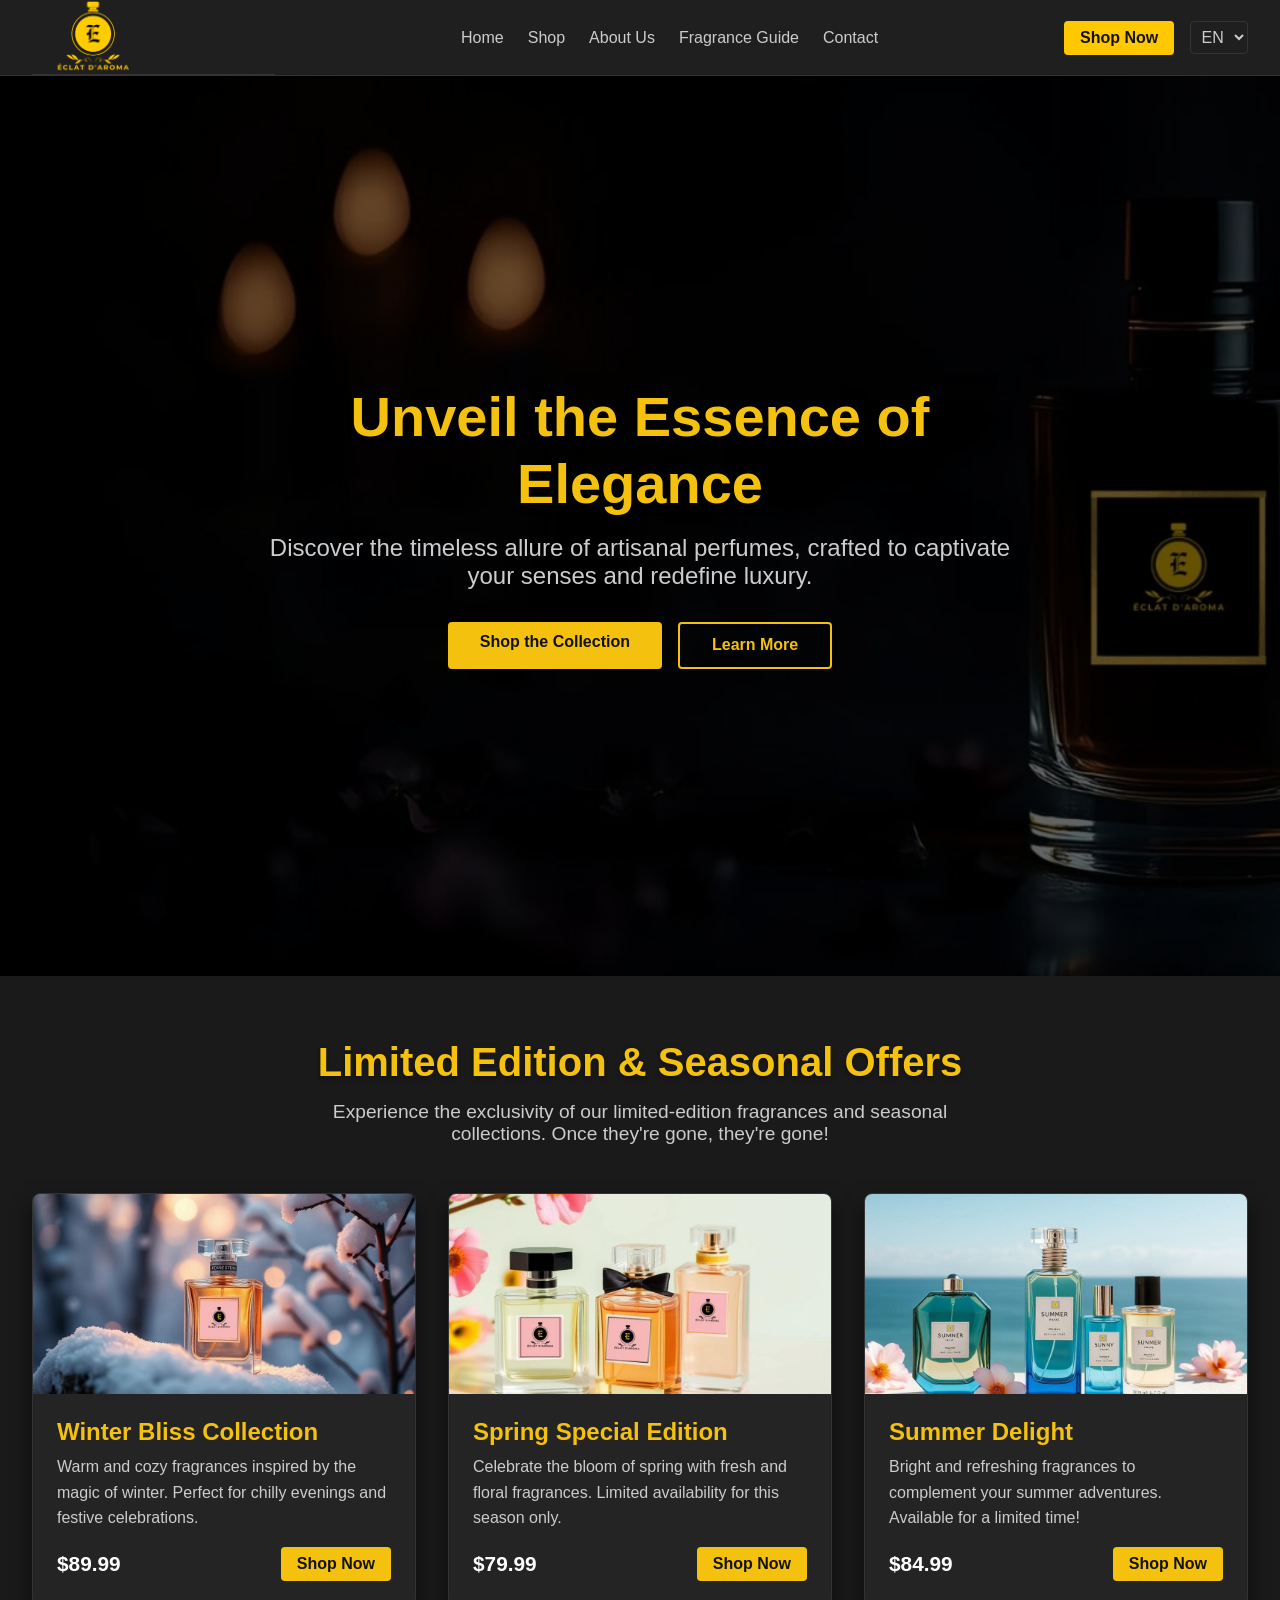
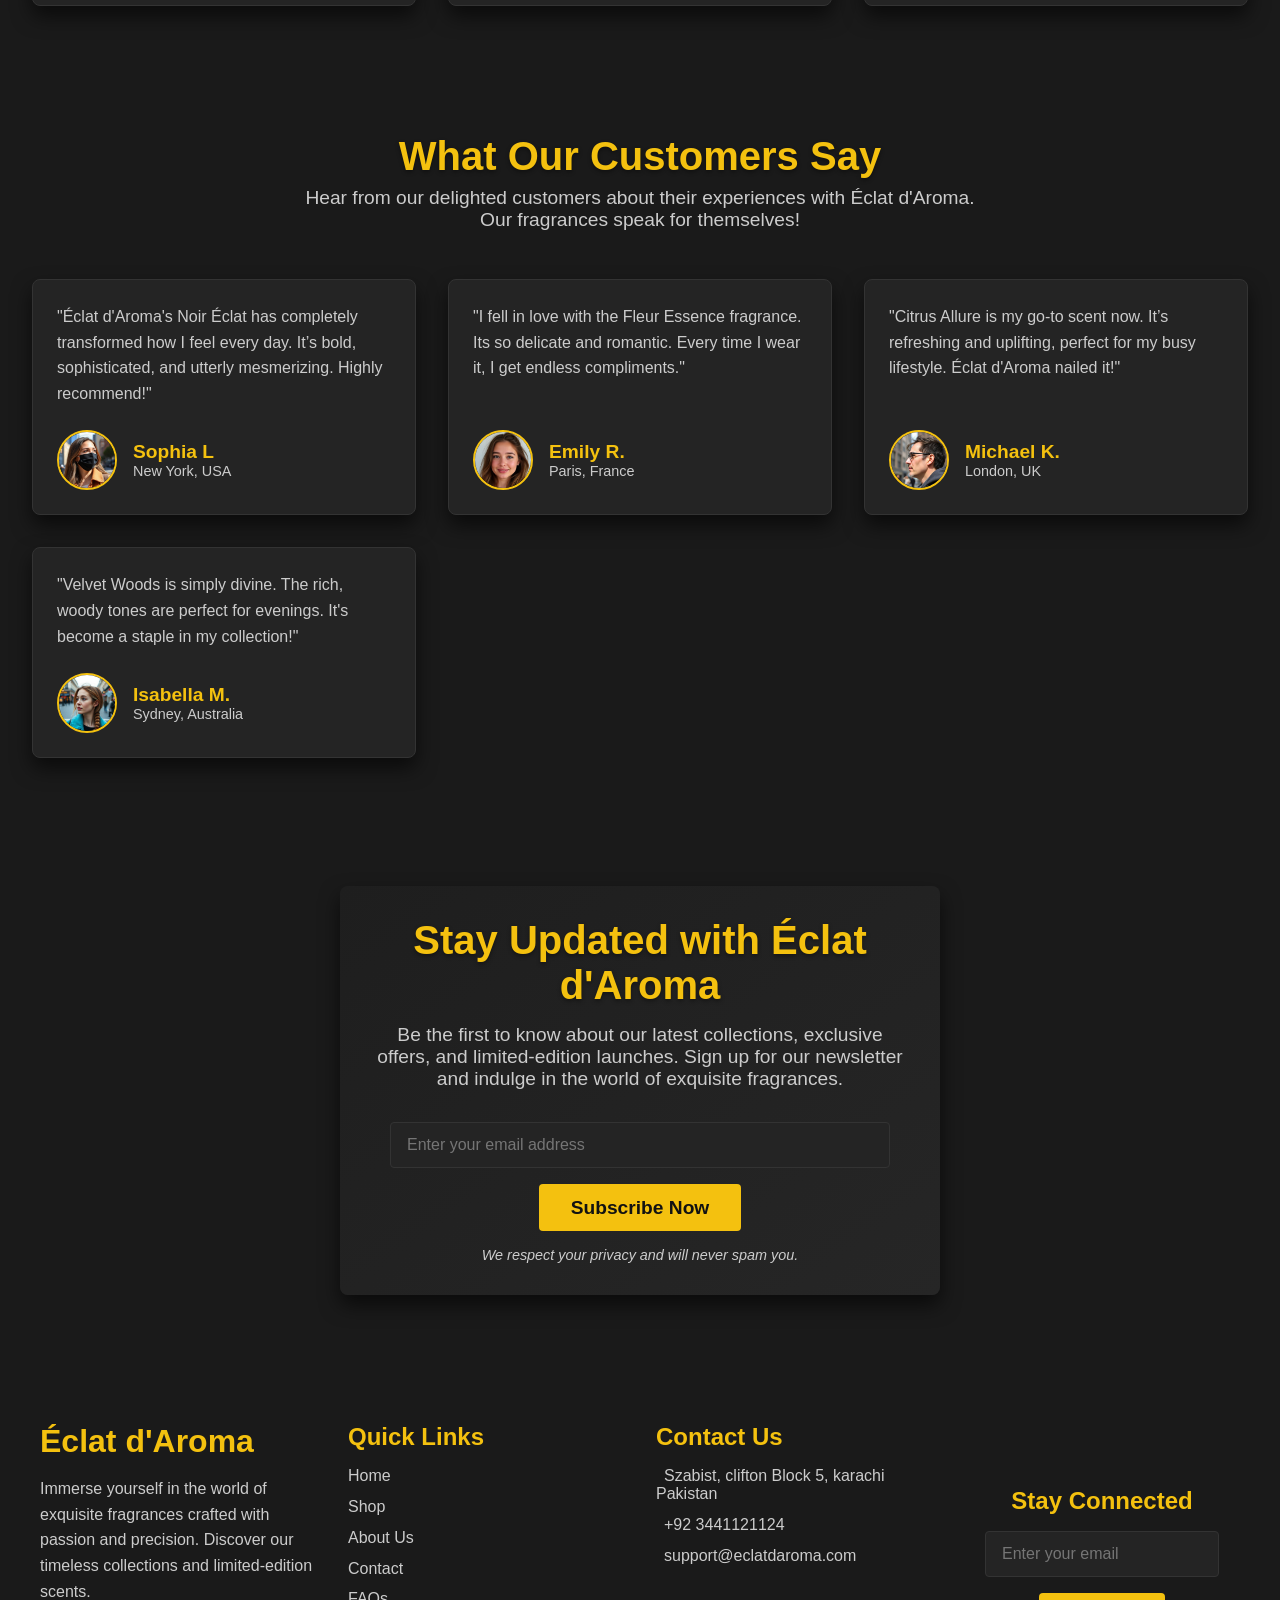
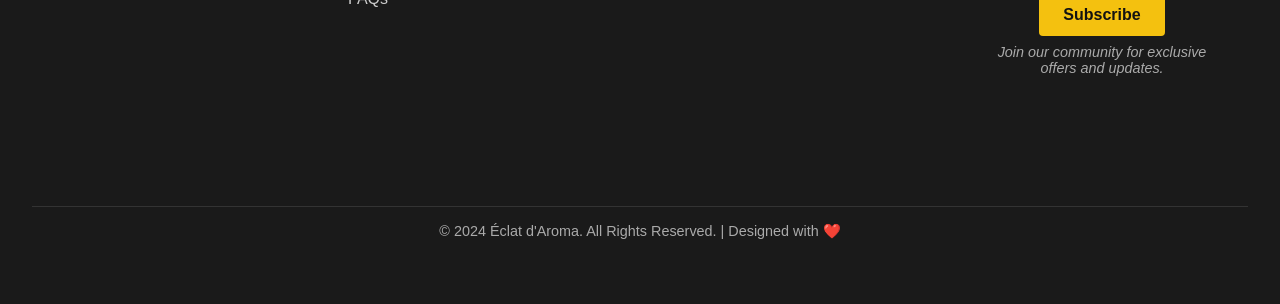
<file: index.html>
<!DOCTYPE html>
<html lang="en">
<head>
  <meta charset="UTF-8">
  <meta name="viewport" content="width=device-width, initial-scale=1.0">
  <title>Éclat d'Aroma</title>
  <link rel="stylesheet" href="./styles.css">
</head>
<body>
  <header class="header">
    <div class="logo">
    <img src="iconlogo.png" alt="PERFUME" id="logo">
      
    </div>
    <nav class="nav">
      <ul>
        <li><a href="#">Home</a></li>
        <li><a href="./shop.html">Shop</a></li>
        <li><a href="./about.html">About Us</a></li>
        <li><a href="./guide.html">Fragrance Guide</a></li>
        <li><a href="#footer">Contact</a></li>
      </ul>
    </nav>
    <div class="header-actions">
      <a href="./shop.html" class="btn">Shop Now</a>
      <div class="language-selector">
        <select>
          <option value="en">EN</option>
          <option value="fr">FR</option>
          <option value="es">ES</option>
        </select>
      </div>
    </div>
  </header>


  <section class="hero" id="hero">
    <div class="hero-overlay"></div>
    <div class="hero-content">
      <h1 class="hero-title">Unveil the Essence of Elegance</h1>
      <p class="hero-subtitle">
        Discover the timeless allure of artisanal perfumes, crafted to captivate your senses and redefine luxury.
      </p>
      <div class="hero-buttons">
        <a href="./shop.html" class="btn-primary">Shop the Collection</a>
        <a href="./about.html" class="btn-secondary">Learn More</a>
      </div>
  </section>

  <section class="limited-edition">
    <div class="section-header">
      <h2 class="section-title">Limited Edition & Seasonal Offers</h2>
      <p class="section-description">
        Experience the exclusivity of our limited-edition fragrances and seasonal collections. Once they're gone, they're gone!
      </p>
    </div>
    <div class="offers-grid">
      <!-- Offer 1 -->
      <div class="offer-card">
        <img src="winter-collection.jpg" alt="Winter Collection" class="offer-image">
        <div class="offer-content">
          <h3 class="offer-title">Winter Bliss Collection</h3>
          <p class="offer-text">
            Warm and cozy fragrances inspired by the magic of winter. Perfect for chilly evenings and festive celebrations.
          </p>
          <div class="offer-details">
            <span class="offer-price">$89.99</span>
            <button class="offer-button">Shop Now</button>
          </div>
        </div>
      </div>
      <!-- Offer 2 -->
      <div class="offer-card">
        <img src="spring-special.jpg" alt="Spring Special" class="offer-image">
        <div class="offer-content">
          <h3 class="offer-title">Spring Special Edition</h3>
          <p class="offer-text">
            Celebrate the bloom of spring with fresh and floral fragrances. Limited availability for this season only.
          </p>
          <div class="offer-details">
            <span class="offer-price">$79.99</span>
            <button class="offer-button">Shop Now</button>
          </div>
        </div>
      </div>
      <!-- Offer 3 -->
      <div class="offer-card">
        <img src="summer-delight.jpg" alt="Summer Delight" class="offer-image">
        <div class="offer-content">
          <h3 class="offer-title">Summer Delight</h3>
          <p class="offer-text">
            Bright and refreshing fragrances to complement your summer adventures. Available for a limited time!
          </p>
          <div class="offer-details">
            <span class="offer-price">$84.99</span>
            <button class="offer-button">Shop Now</button>
          </div>
        </div>
      </div>
    </div>
  </section>

  <section class="testimonials">
    <div class="testimonials-header">
      <h2 class="testimonials-title">What Our Customers Say</h2>
      <p class="testimonials-description">
        Hear from our delighted customers about their experiences with Éclat d'Aroma. Our fragrances speak for themselves!
      </p>
    </div>
    <div class="testimonials-grid">
      <!-- Testimonial 1 -->
      <div class="testimonial-card">
        <div class="testimonial-content">
          <p class="testimonial-text">
            "Éclat d'Aroma's Noir Éclat has completely transformed how I feel every day. It’s bold, sophisticated, and utterly mesmerizing. Highly recommend!"
          </p>
        </div>
        <div class="testimonial-footer">
          <img src="customer1.jpg" alt="Customer 1" class="testimonial-image">
          <div class="testimonial-author">
            <h3 class="author-name">Sophia L</h3>
            <p class="author-location">New York, USA</p>
          </div>
        </div>
      </div>
      <!-- Testimonial 2 -->
      <div class="testimonial-card">
        <div class="testimonial-content">
          <p class="testimonial-text">
            "I fell in love with the Fleur Essence fragrance. Its so delicate and romantic. Every time I wear it, I get endless compliments."
          </p>
        </div>
        <div class="testimonial-footer">
          <img src="customer2.jpg" alt="Customer 2" class="testimonial-image">
          <div class="testimonial-author">
            <h3 class="author-name">Emily R.</h3>
            <p class="author-location">Paris, France</p>
          </div>
        </div>
      </div>
      <!-- Testimonial 3 -->
      <div class="testimonial-card">
        <div class="testimonial-content">
          <p class="testimonial-text">
            "Citrus Allure is my go-to scent now. It’s refreshing and uplifting, perfect for my busy lifestyle. Éclat d'Aroma nailed it!"
          </p>
        </div>
        <div class="testimonial-footer">
          <img src="customer3.jpg" alt="Customer 3" class="testimonial-image">
          <div class="testimonial-author">
            <h3 class="author-name">Michael K.</h3>
            <p class="author-location">London, UK</p>
          </div>
        </div>
      </div>
      <!-- Testimonial 4 -->
      <div class="testimonial-card">
        <div class="testimonial-content">
          <p class="testimonial-text">
            "Velvet Woods is simply divine. The rich, woody tones are perfect for evenings. It's become a staple in my collection!"
          </p>
        </div>
        <div class="testimonial-footer">
          <img src="customer4.jpg" alt="Customer 4" class="testimonial-image">
          <div class="testimonial-author">
            <h3 class="author-name">Isabella M.</h3>
            <p class="author-location">Sydney, Australia</p>
          </div>
        </div>
      </div>
    </div>
  </section>

 <section class="newsletter">
    <div class="newsletter-content">
      <h2 class="newsletter-title">Stay Updated with Éclat d'Aroma</h2>
      <p class="newsletter-description">
        Be the first to know about our latest collections, exclusive offers, and limited-edition launches. Sign up for our newsletter and indulge in the world of exquisite fragrances.
      </p>
      <form class="newsletter-form">
        <div class="form-group">
          <input 
            type="email" 
            name="email" 
            id="email" 
            class="form-input" 
            placeholder="Enter your email address" 
            required>
        </div>
        <button type="submit" class="form-button">Subscribe Now</button>
      </form>
      <p class="newsletter-note">We respect your privacy and will never spam you.</p>
    </div>
  </section>



<footer class="footer" id="footer">
    <div class="footer-container">
      <!-- Logo and About Section -->
      <div class="footer-section about">
        <h2 class="footer-title">Éclat d'Aroma</h2>
        <p class="footer-description">
          Immerse yourself in the world of exquisite fragrances crafted with passion and precision. Discover our timeless collections and limited-edition scents.
        </p>
      </div>
      <!-- Quick Links Section -->
      <div class="footer-section links">
        <h3 class="footer-heading">Quick Links</h3>
        <ul class="footer-links">
          <li><a href="#hero">Home</a></li>
          <li><a href="./shop.html">Shop</a></li>
          <li><a href="./about.html">About Us</a></li>
          <li><a href="#contact">Contact</a></li>
          <li><a href="#faq">FAQs</a></li>
        </ul>
      </div>
      <!-- Contact Section -->
      <div class="footer-section contact">
        <h3 class="footer-heading">Contact Us</h3>
        <ul class="footer-contact">
          <li><i class="fa fa-map-marker"></i> Szabist, clifton Block 5, karachi Pakistan</li>
          <li><i class="fa fa-phone"></i> +92 3441121124</li>
          <li><i class="fa fa-envelope"></i> support@eclatdaroma.com</li>
        </ul>
      </div>
      <!-- Newsletter Section -->
      <div class="footer-section newsletter">
        <h3 class="footer-heading">Stay Connected</h3>
        <form class="newsletter-form">
          <input type="email" class="newsletter-input" placeholder="Enter your email" required>
          <button type="submit" class="newsletter-button">Subscribe</button>
        </form>
        <p class="footer-note">Join our community for exclusive offers and updates.</p>
        <div class="social-icons">
          <a href="#"><i class="fa fa-facebook"></i></a>
          <a href="#"><i class="fa fa-twitter"></i></a>
          <a href="#"><i class="fa fa-instagram"></i></a>
          <a href="#"><i class="fa fa-youtube"></i></a>
        </div>
      </div>
    </div>
    <div class="footer-bottom">
      <p>&copy; 2024 Éclat d'Aroma. All Rights Reserved. | Designed with ❤️</p>
    </div>
  </footer>



</body>
</html>
</file>
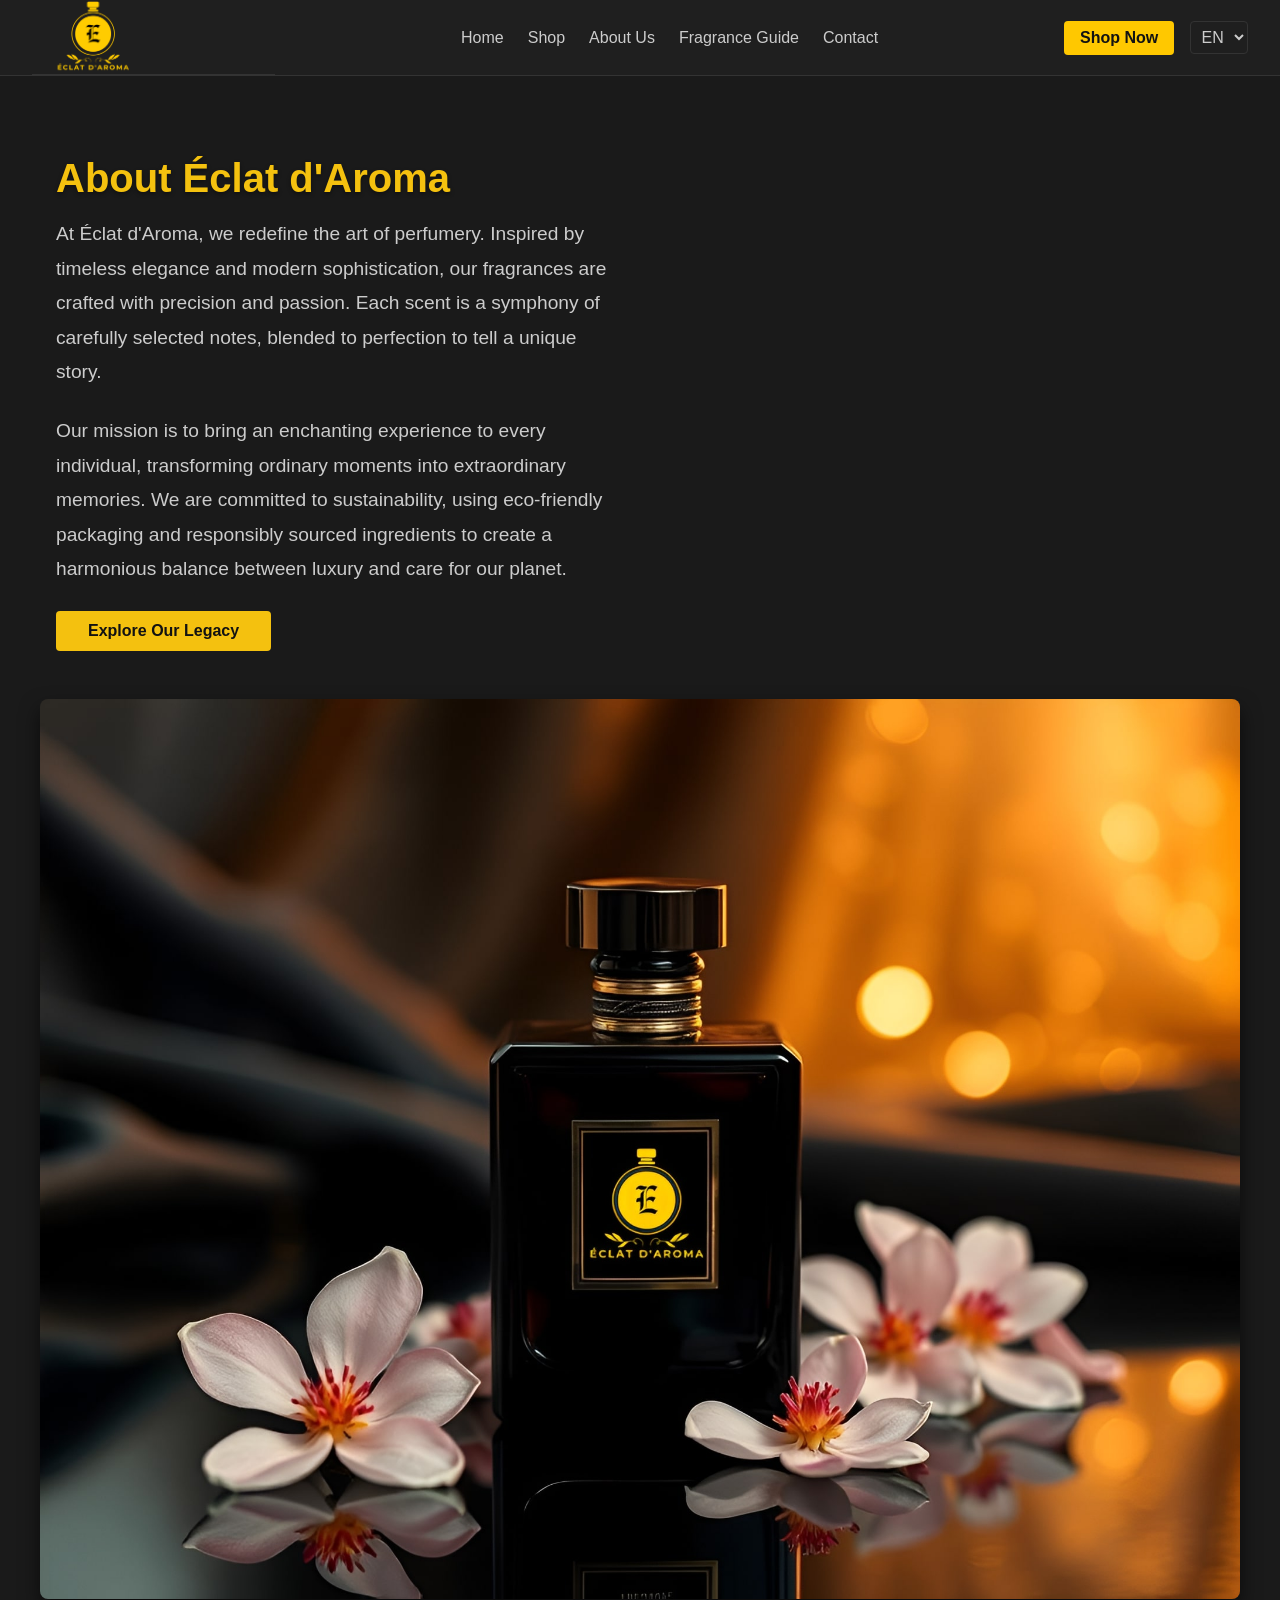
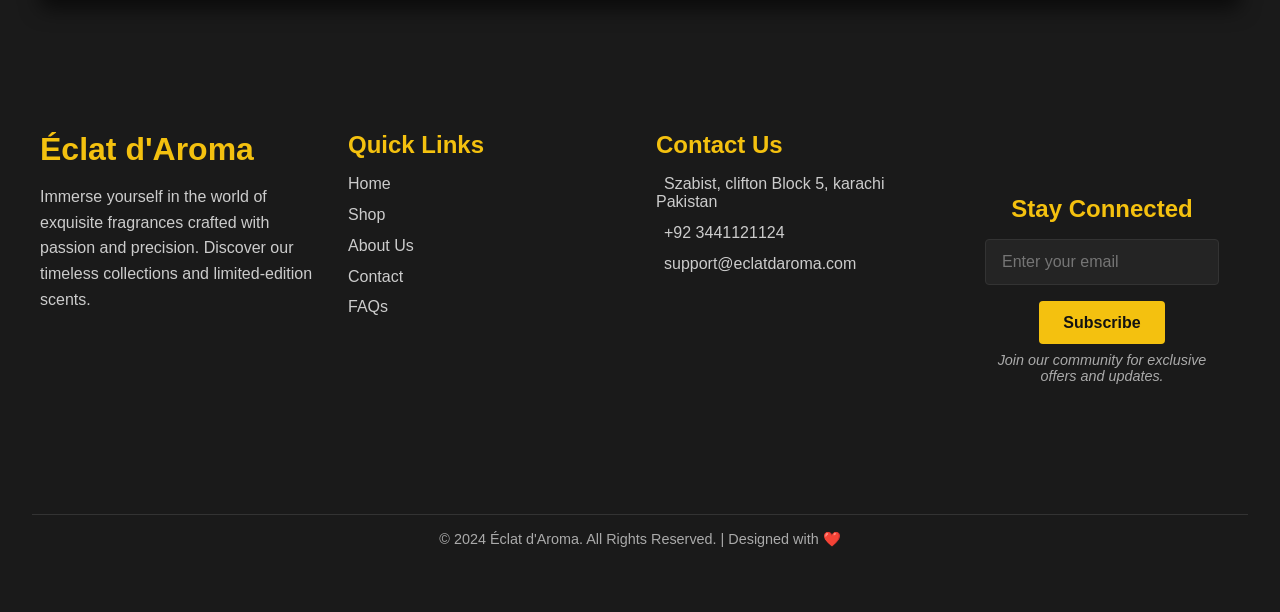
<file: about.html>
<!DOCTYPE html>
<html lang="en">
<head>
    <meta charset="UTF-8">
  <meta name="viewport" content="width=device-width, initial-scale=1.0">
  <title>Éclat d'Aroma</title>
  <link rel="stylesheet" href="./styles.css">
</head>
<body>
    <header class="header">
        <div class="logo">
        <img src="iconlogo.png" alt="PERFUME" id="logo">
          
        </div>
        <nav class="nav">
          <ul>
            <li><a href="./index.html">Home</a></li>
            <li><a href="./shop.html">Shop</a></li>
            <li><a href="./about.html">About Us</a></li>
            <li><a href="./guide.html">Fragrance Guide</a></li>
            <li><a href="#footer">Contact</a></li>
          </ul>
        </nav>
        <div class="header-actions">
          <a href="./shop.html" class="btn">Shop Now</a>
          <div class="language-selector">
            <select>
              <option value="en">EN</option>
              <option value="fr">FR</option>
              <option value="es">ES</option>
            </select>
          </div>
        </div>
      </header>
      <section class="about-brand">
        <div class="about-container">
          <div class="about-content">
            <h2 class="about-title">About Éclat d'Aroma</h2>
            <p class="about-description">
              At Éclat d'Aroma, we redefine the art of perfumery. Inspired by timeless elegance and modern sophistication, our fragrances are crafted with precision and passion. Each scent is a symphony of carefully selected notes, blended to perfection to tell a unique story.
            </p>
            <p class="about-mission">
              Our mission is to bring an enchanting experience to every individual, transforming ordinary moments into extraordinary memories. We are committed to sustainability, using eco-friendly packaging and responsibly sourced ingredients to create a harmonious balance between luxury and care for our planet.
            </p>
            <a href="#" class="btn-primary">Explore Our Legacy</a>
          </div>
          <div class="about-image-wrapper">
            <img src="about-brand.jpg" alt="About the Brand" class="about-image">
          </div>
        </div>
      </section>
      <footer class="footer" id="footer">
        <div class="footer-container">
          <!-- Logo and About Section -->
          <div class="footer-section about">
            <h2 class="footer-title">Éclat d'Aroma</h2>
            <p class="footer-description">
              Immerse yourself in the world of exquisite fragrances crafted with passion and precision. Discover our timeless collections and limited-edition scents.
            </p>
          </div>
          <!-- Quick Links Section -->
          <div class="footer-section links">
            <h3 class="footer-heading">Quick Links</h3>
            <ul class="footer-links">
              <li><a href="./index.html">Home</a></li>
              <li><a href="./shop.html">Shop</a></li>
              <li><a href="./about.html">About Us</a></li>
              <li><a href="#contact">Contact</a></li>
              <li><a href="#faq">FAQs</a></li>
            </ul>
          </div>
          <!-- Contact Section -->
          <div class="footer-section contact">
            <h3 class="footer-heading">Contact Us</h3>
            <ul class="footer-contact">
              <li><i class="fa fa-map-marker"></i> Szabist, clifton Block 5, karachi Pakistan</li>
              <li><i class="fa fa-phone"></i> +92 3441121124</li>
              <li><i class="fa fa-envelope"></i> support@eclatdaroma.com</li>
            </ul>
          </div>
          <!-- Newsletter Section -->
          <div class="footer-section newsletter">
            <h3 class="footer-heading">Stay Connected</h3>
            <form class="newsletter-form">
              <input type="email" class="newsletter-input" placeholder="Enter your email" required>
              <button type="submit" class="newsletter-button">Subscribe</button>
            </form>
            <p class="footer-note">Join our community for exclusive offers and updates.</p>
            <div class="social-icons">
              <a href="#"><i class="fa fa-facebook"></i></a>
              <a href="#"><i class="fa fa-twitter"></i></a>
              <a href="#"><i class="fa fa-instagram"></i></a>
              <a href="#"><i class="fa fa-youtube"></i></a>
            </div>
          </div>
        </div>
        <div class="footer-bottom">
          <p>&copy; 2024 Éclat d'Aroma. All Rights Reserved. | Designed with ❤️</p>
        </div>
      </footer>
        
</body>
</html>
</file>
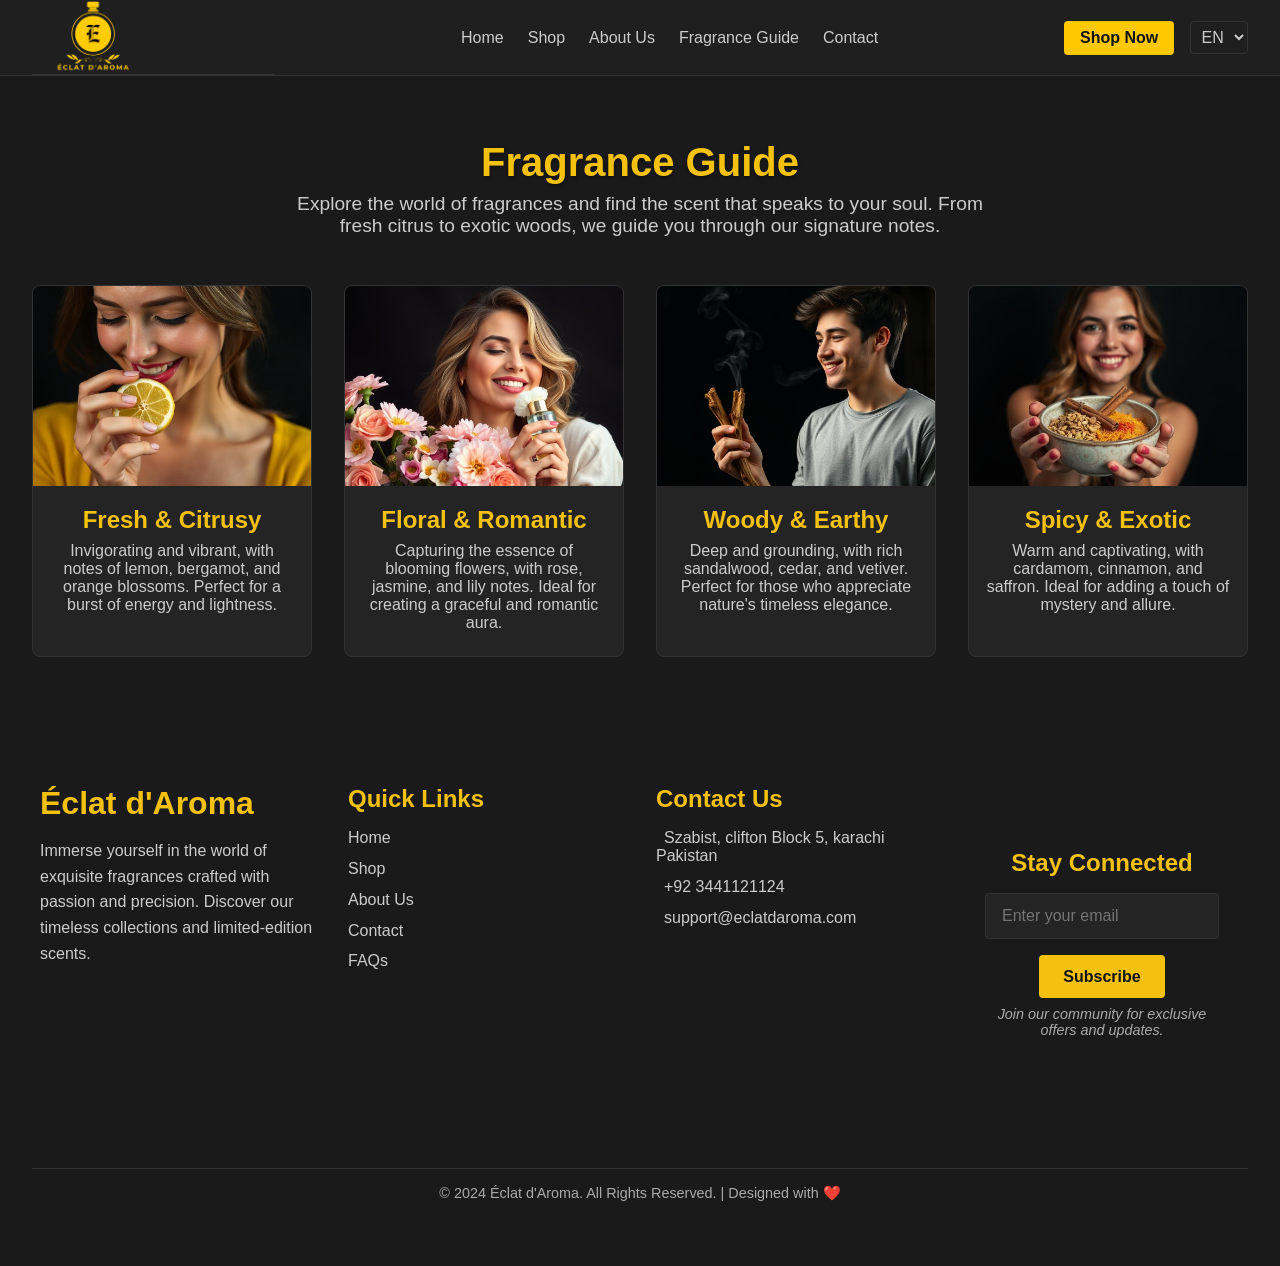
<file: guide.html>
<!DOCTYPE html>
<html lang="en">
<head>
    <meta charset="UTF-8">
    <meta name="viewport" content="width=device-width, initial-scale=1.0">
    <title>Éclat d'Aroma</title>
    <link rel="stylesheet" href="./styles.css">
</head>
<body>
    <header class="header">
        <div class="logo">
        <img src="iconlogo.png" alt="PERFUME" id="logo">
          
        </div>
        <nav class="nav">
          <ul>
            <li><a href="./index.html">Home</a></li>
            <li><a href="./shop.html">Shop</a></li>
            <li><a href="./about.html">About Us</a></li>
            <li><a href="./guide.html">Fragrance Guide</a></li>
            <li><a href="#footer">Contact</a></li>
          </ul>
        </nav>
        <div class="header-actions">
          <a href="./shop.html" class="btn">Shop Now</a>
          <div class="language-selector">
            <select>
              <option value="en">EN</option>
              <option value="fr">FR</option>
              <option value="es">ES</option>
            </select>
          </div>
        </div>
      </header>

      <section class="fragrance-guide">
        <div class="guide-header">
          <h2 class="guide-title">Fragrance Guide</h2>
          <p class="guide-description">
            Explore the world of fragrances and find the scent that speaks to your soul. From fresh citrus to exotic woods, we guide you through our signature notes.
          </p>
        </div>
        <div class="guide-categories">
          <!-- Fresh & Citrusy -->
          <div class="guide-card">
            <img src="citrus.jpg" alt="Citrus Fragrance" class="guide-image">
            <h3 class="guide-name">Fresh & Citrusy</h3>
            <p class="guide-text">
              Invigorating and vibrant, with notes of lemon, bergamot, and orange blossoms. Perfect for a burst of energy and lightness.
            </p>
          </div>
          <!-- Floral & Romantic -->
          <div class="guide-card">
            <img src="floral.jpg" alt="Floral Fragrance" class="guide-image">
            <h3 class="guide-name">Floral & Romantic</h3>
            <p class="guide-text">
              Capturing the essence of blooming flowers, with rose, jasmine, and lily notes. Ideal for creating a graceful and romantic aura.
            </p>
          </div>
          <!-- Woody & Earthy -->
          <div class="guide-card">
            <img src="woody.jpg" alt="Woody Fragrance" class="guide-image">
            <h3 class="guide-name">Woody & Earthy</h3>
            <p class="guide-text">
              Deep and grounding, with rich sandalwood, cedar, and vetiver. Perfect for those who appreciate nature's timeless elegance.
            </p>
          </div>
          <!-- Spicy & Exotic -->
          <div class="guide-card">
            <img src="./spicy.jpg" alt="Spicy Fragrance" class="guide-image">
            <h3 class="guide-name">Spicy & Exotic</h3>
            <p class="guide-text">
              Warm and captivating, with cardamom, cinnamon, and saffron. Ideal for adding a touch of mystery and allure.
            </p>
          </div>
        </div>
      </section>
      <footer class="footer" id="footer">
        <div class="footer-container">
          <!-- Logo and About Section -->
          <div class="footer-section about">
            <h2 class="footer-title">Éclat d'Aroma</h2>
            <p class="footer-description">
              Immerse yourself in the world of exquisite fragrances crafted with passion and precision. Discover our timeless collections and limited-edition scents.
            </p>
          </div>
          <!-- Quick Links Section -->
          <div class="footer-section links">
            <h3 class="footer-heading">Quick Links</h3>
            <ul class="footer-links">
              <li><a href="./index.html">Home</a></li>
              <li><a href="./shop.html">Shop</a></li>
              <li><a href="./about.html">About Us</a></li>
              <li><a href="#contact">Contact</a></li>
              <li><a href="#faq">FAQs</a></li>
            </ul>
          </div>
          <!-- Contact Section -->
          <div class="footer-section contact">
            <h3 class="footer-heading">Contact Us</h3>
            <ul class="footer-contact">
              <li><i class="fa fa-map-marker"></i> Szabist, clifton Block 5, karachi Pakistan</li>
              <li><i class="fa fa-phone"></i> +92 3441121124</li>
              <li><i class="fa fa-envelope"></i> support@eclatdaroma.com</li>
            </ul>
          </div>
          <!-- Newsletter Section -->
          <div class="footer-section newsletter">
            <h3 class="footer-heading">Stay Connected</h3>
            <form class="newsletter-form">
              <input type="email" class="newsletter-input" placeholder="Enter your email" required>
              <button type="submit" class="newsletter-button">Subscribe</button>
            </form>
            <p class="footer-note">Join our community for exclusive offers and updates.</p>
            <div class="social-icons">
              <a href="#"><i class="fa fa-facebook"></i></a>
              <a href="#"><i class="fa fa-twitter"></i></a>
              <a href="#"><i class="fa fa-instagram"></i></a>
              <a href="#"><i class="fa fa-youtube"></i></a>
            </div>
          </div>
        </div>
        <div class="footer-bottom">
          <p>&copy; 2024 Éclat d'Aroma. All Rights Reserved. | Designed with ❤️</p>
        </div>
      </footer>
    
</body>
</html>
</file>
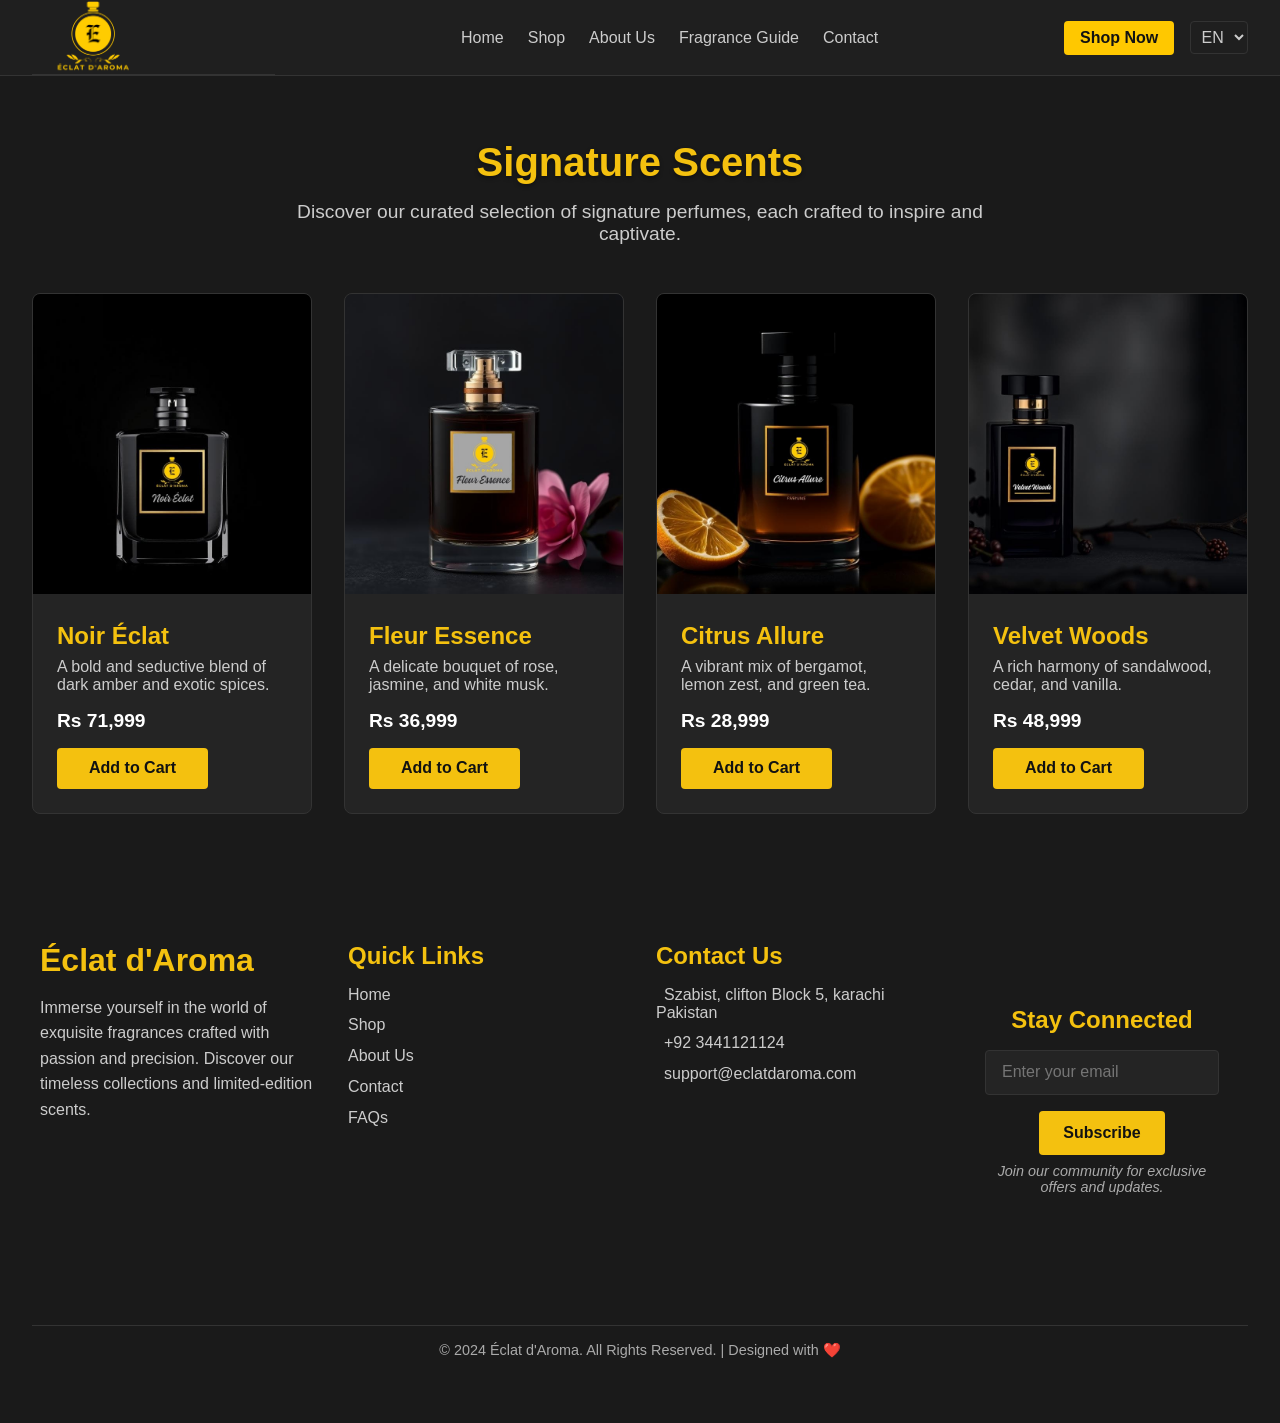
<file: shop.html>
<!DOCTYPE html>
<html lang="en">
<head>
    <meta charset="UTF-8">
  <meta name="viewport" content="width=device-width, initial-scale=1.0">
  <title>Éclat d'Aroma</title>
  <link rel="stylesheet" href="./styles.css">
</head>
<body>
    <header class="header">
        <div class="logo">
        <img src="iconlogo.png" alt="PERFUME" id="logo">
          
        </div>
        <nav class="nav">
          <ul>
            <li><a href="./index.html">Home</a></li>
            <li><a href="./shop.html">Shop</a></li>
            <li><a href="./about.html">About Us</a></li>
            <li><a href="./guide.html">Fragrance Guide</a></li>
            <li><a href="#footer">Contact</a></li>
          </ul>
        </nav>
        <div class="header-actions">
          <a href="./shop.html" class="btn">Shop Now</a>
          <div class="language-selector">
            <select>
              <option value="en">EN</option>
              <option value="fr">FR</option>
              <option value="es">ES</option>
            </select>
          </div>
        </div>
      </header>
    <section class="featured-collection">
        <div class="section-header">
          <h2 class="section-title">Signature Scents</h2>
          <p class="section-description">
            Discover our curated selection of signature perfumes, each crafted to inspire and captivate.
          </p>
        </div>
        <div class="collection-grid">
          <!-- Perfume Card 1 -->
          <div class="perfume-card">
            <img src="perfume1.jpg" alt="Perfume 1" class="perfume-image">
            <div class="perfume-info">
              <h3 class="perfume-name">Noir Éclat</h3>
              <p class="perfume-description">A bold and seductive blend of dark amber and exotic spices.</p>
              <p class="perfume-price">Rs 71,999</p>
              <a href="#" class="btn-primary">Add to Cart</a>
            </div>
          </div>
          <!-- Perfume Card 2 -->
          <div class="perfume-card">
            <img src="perfume2.jpg" alt="Perfume 2" class="perfume-image">
            <div class="perfume-info">
              <h3 class="perfume-name">Fleur Essence</h3>
              <p class="perfume-description">A delicate bouquet of rose, jasmine, and white musk.</p>
              <p class="perfume-price">Rs 36,999</p>
              <a href="#" class="btn-primary">Add to Cart</a>
            </div>
          </div>
          <!-- Perfume Card 3 -->
          <div class="perfume-card">
            <img src="perfume3.jpg" alt="Perfume 3" class="perfume-image">
            <div class="perfume-info">
              <h3 class="perfume-name">Citrus Allure</h3>
              <p class="perfume-description">A vibrant mix of bergamot, lemon zest, and green tea.</p>
              <p class="perfume-price">Rs 28,999</p>
              <a href="#" class="btn-primary">Add to Cart</a>
            </div>
          </div>
          <!-- Perfume Card 4 -->
          <div class="perfume-card">
            <img src="perfume4.jpg" alt="Perfume 4" class="perfume-image">
            <div class="perfume-info">
              <h3 class="perfume-name">Velvet Woods</h3>
              <p class="perfume-description">A rich harmony of sandalwood, cedar, and vanilla.</p>
              <p class="perfume-price">Rs 48,999</p>
              <a href="#" class="btn-primary">Add to Cart</a>
            </div>
          </div>
        </div>
      </section>
      <footer class="footer" id="footer">
        <div class="footer-container">
          <!-- Logo and About Section -->
          <div class="footer-section about">
            <h2 class="footer-title">Éclat d'Aroma</h2>
            <p class="footer-description">
              Immerse yourself in the world of exquisite fragrances crafted with passion and precision. Discover our timeless collections and limited-edition scents.
            </p>
          </div>
          <!-- Quick Links Section -->
          <div class="footer-section links">
            <h3 class="footer-heading">Quick Links</h3>
            <ul class="footer-links">
              <li><a href="./index.html">Home</a></li>
              <li><a href="#">Shop</a></li>
              <li><a href="./about.html">About Us</a></li>
              <li><a href="#">Contact</a></li>
              <li><a href="#faq">FAQs</a></li>
            </ul>
          </div>
          <!-- Contact Section -->
          <div class="footer-section contact">
            <h3 class="footer-heading">Contact Us</h3>
            <ul class="footer-contact">
              <li><i class="fa fa-map-marker"></i> Szabist, clifton Block 5, karachi Pakistan</li>
              <li><i class="fa fa-phone"></i> +92 3441121124</li>
              <li><i class="fa fa-envelope"></i> support@eclatdaroma.com</li>
            </ul>
          </div>
          <!-- Newsletter Section -->
          <div class="footer-section newsletter">
            <h3 class="footer-heading">Stay Connected</h3>
            <form class="newsletter-form">
              <input type="email" class="newsletter-input" placeholder="Enter your email" required>
              <button type="submit" class="newsletter-button">Subscribe</button>
            </form>
            <p class="footer-note">Join our community for exclusive offers and updates.</p>
            <div class="social-icons">
              <a href="#"><i class="fa fa-facebook"></i></a>
              <a href="#"><i class="fa fa-twitter"></i></a>
              <a href="#"><i class="fa fa-instagram"></i></a>
              <a href="#"><i class="fa fa-youtube"></i></a>
            </div>
          </div>
        </div>
        <div class="footer-bottom">
          <p>&copy; 2024 Éclat d'Aroma. All Rights Reserved. | Designed with ❤️</p>
        </div>
      </footer>
    
</body>
</html>
</file>
<file: styles.css>
/* General Reset */
* {
  margin: 0;
  padding: 0;
  box-sizing: border-box;
}

body {
  font-family: 'Arial', sans-serif;
  background-color: #121212; /* Dark theme background */
  color: #fff; /* Light text for contrast */
  margin: 0;
}

/* Header Styling */
.header {
  display: flex;
  justify-content: space-between;
  align-items: center;
  padding: 1rem 2rem;
  background-color: #1f1f1f; /* Slightly lighter for header */
  border-bottom: 1px solid #333;
  margin-top: 0;
  margin-bottom: 0;
  padding-top: 0;
  padding-bottom: 0;
}

/* Logo Styling */
.logo{
  background-color: #1f1f1f; /* Slightly lighter for header */
  border-bottom: 1px solid #333;
margin: 0;
padding: 0;
box-sizing: border-box;
width: 20%;

display: flex;
justify-content: left;


}
#logo{
width:50%;
height: 10%;
}

/* Navigation Menu */
.nav ul {
  list-style: none;
  display: flex;
  gap: 1.5rem;
}

.nav ul li a {
  text-decoration: none;
  color: #ccc;
  font-size: 1rem;
  transition: color 0.3s ease;
}

.nav ul li a:hover {
  color: #f4c10f; /* Highlight color on hover */
}

/* Header Actions */
.header-actions {
  display: flex;
  align-items: center;
  gap: 1rem;
}

.header-actions .btn {
  padding: 0.5rem 1rem;
  background-color: #ffc800;
  color: #121212;
  text-decoration: none;
  font-weight: bold;
  border-radius: 4px;
  transition: background-color 0.3s ease;
}

.header-actions .btn:hover {
  background-color: #ffdc5e;
}

.language-selector select {
  background-color: #1f1f1f;
  color: #ccc;
  border: 1px solid #333;
  padding: 0.4rem;
  border-radius: 4px;
  font-size: 1rem;
  outline: none;
}

.language-selector select:hover {
  border-color: #f4c10f;
}



*{
    margin: 0;
    padding: 0;
    box-sizing: border-box;
}



.hero {
  position: relative;
  height: 100vh;
  background: url('hero-bg.jpg') no-repeat center center/cover; /* Hero background image */
  display: flex;
  align-items: center;
  justify-content: center;
  text-align: center;
  overflow: hidden;
}

.hero-overlay {
  position: absolute;
  top: 0;
  left: 0;
  width: 100%;
  height: 100%;
  background: rgba(0, 0, 0, 0.6); /* Dark overlay */
  z-index: 1;
}

.hero-content {
  position: relative;
  z-index: 2;
  color: #fff;
  max-width: 800px;
  padding: 0 1rem;
  text-align: center;
}

.hero-title {
  font-size: 3.5rem;
  font-weight: bold;
  line-height: 1.2;
  color: #f4c10f; /* Luxurious golden color */
  margin-bottom: 1rem;
  text-shadow: 0 4px 6px rgba(0, 0, 0, 0.5);
}

.hero-subtitle {
  font-size: 1.5rem;
  font-weight: 300;
  color: #ccc;
  margin-bottom: 2rem;
}

.hero-buttons {
  display: flex;
  gap: 1rem;
  justify-content: center;
}

.btn-primary {
  padding: 0.8rem 2rem;
  background-color: #f4c10f;
  color: #121212;
  text-decoration: none;
  font-weight: bold;
  font-size: 1rem;
  border-radius: 4px;
  transition: background-color 0.3s ease;
}

.btn-primary:hover {
  background-color: #ffdc5e;
}

.btn-secondary {
  padding: 0.8rem 2rem;
  background-color: transparent;
  border: 2px solid #f4c10f;
  color: #f4c10f;
  text-decoration: none;
  font-weight: bold;
  font-size: 1rem;
  border-radius: 4px;
  transition: all 0.3s ease;
}

.btn-secondary:hover {
  background-color: #f4c10f;
  color: #121212;
}

/* Hero Decor */
.hero-decor {
  position: absolute;
  bottom: 10%;
  left: 50%;
  transform: translateX(-50%);
  display: flex;
  gap: 2rem;
  z-index: 2;
}



/* Float Animation */
@keyframes float {
  0% {
    transform: translateY(0);
  }
  50% {
    transform: translateY(-10px);
  }
  100% {
    transform: translateY(0);
  }
}

/* Responsive Design */
@media (max-width: 768px) {
  .hero-title {
    font-size: 2.5rem;
  }
  
  .hero-subtitle {
    font-size: 1.2rem;
  }
  
  .hero-buttons {
    flex-direction: column;
    gap: 1rem;
  }
  
  .hero-image, .hero-flowers {
    width: 120px;
  }
}

@media (max-width: 480px) {
  .hero-title {
    font-size: 2rem;
  }
  
  .hero-subtitle {
    font-size: 1rem;
  }
  
  .hero-buttons {
    flex-direction: column;
  }
}









.featured-collection {
  padding: 4rem 2rem;
  background-color: #1a1a1a; /* Slightly lighter background for contrast */
  text-align: center;
}

.section-header {
  margin-bottom: 2rem;
}

.section-title {
  font-size: 2.5rem;
  color: #f4c10f; /* Golden color for luxury */
  margin-bottom: 0.5rem;
  text-shadow: 0 2px 4px rgba(0, 0, 0, 0.4);
}

.section-description {
  font-size: 1.2rem;
  color: #ccc;
  max-width: 600px;
  margin: 0 auto;
}

/* Collection Grid */
.collection-grid {
  display: grid;
  grid-template-columns: repeat(auto-fit, minmax(250px, 1fr));
  gap: 2rem;
  margin-top: 3rem;
}

/* Perfume Card */
.perfume-card {
  background-color: #242424; /* Card background */
  border: 1px solid #333; /* Subtle border */
  border-radius: 8px;
  overflow: hidden;
  transition: transform 0.3s ease, box-shadow 0.3s ease;
}

.perfume-card:hover {
  transform: translateY(-10px);
  box-shadow: 0 10px 20px rgba(0, 0, 0, 0.6);
}

.perfume-image {
  width: 100%;
  height: 300px;
  object-fit: cover;
}

.perfume-info {
  padding: 1.5rem;
  text-align: left;
}

.perfume-name {
  font-size: 1.5rem;
  color: #f4c10f;
  margin-bottom: 0.5rem;
}

.perfume-description {
  font-size: 1rem;
  color: #ccc;
  margin-bottom: 1rem;
}

.perfume-price {
  font-size: 1.2rem;
  font-weight: bold;
  color: #fff;
  margin-bottom: 1rem;
}

.btn-primary {
  display: inline-block;
  padding: 0.7rem 1.5rem;
  background-color: #f4c10f;
  color: #121212;
  text-decoration: none;
  font-weight: bold;
  font-size: 1rem;
  border-radius: 4px;
  transition: background-color 0.3s ease;
}

.btn-primary:hover {
  background-color: #ffdc5e;
}

/* Responsive Design */
@media (max-width: 768px) {
  .section-title {
    font-size: 2rem;
  }

  .perfume-info {
    text-align: center;
  }

  .perfume-description {
    font-size: 0.9rem;
  }

  .perfume-price {
    font-size: 1rem;
  }
}






.about-brand {
  padding: 4rem 2rem;
  background-color: #1a1a1a; /* Slightly lighter for contrast */
  color: #fff;
}

.about-container {
  display: flex;
  align-items: center;
  justify-content: space-between;
  flex-wrap: wrap;
  gap: 2rem;
  max-width: 1200px;
  margin: 0 auto;
}

.about-content {
  flex: 1 1 50%;
  max-width: 600px;
  padding: 1rem;
}

.about-title {
  font-size: 2.5rem;
  color: #f4c10f; /* Golden color for luxury */
  margin-bottom: 1rem;
  text-shadow: 0 2px 4px rgba(0, 0, 0, 0.4);
}

.about-description,
.about-mission {
  font-size: 1.2rem;
  color: #ccc;
  line-height: 1.8;
  margin-bottom: 1.5rem;
}

.btn-primary {
  display: inline-block;
  padding: 0.7rem 2rem;
  background-color: #f4c10f;
  color: #121212;
  text-decoration: none;
  font-weight: bold;
  font-size: 1rem;
  border-radius: 4px;
  transition: background-color 0.3s ease;
}

.btn-primary:hover {
  background-color: #ffdc5e;
}

.about-image-wrapper {
  flex: 1 1 50%;
  text-align: center;
}

.about-image {
  max-width: 100%;
  border-radius: 8px;
  box-shadow: 0 10px 20px rgba(0, 0, 0, 0.6);
  transition: transform 0.3s ease, box-shadow 0.3s ease;
}

.about-image:hover {
  transform: scale(1.05);
  box-shadow: 0 15px 30px rgba(0, 0, 0, 0.8);
}

/* Responsive Design */
@media (max-width: 768px) {
  .about-container {
    flex-direction: column;
    text-align: center;
  }

  .about-content {
    padding: 0;
  }

  .about-title {
    font-size: 2rem;
  }

  .about-description,
  .about-mission {
    font-size: 1rem;
  }
}




.fragrance-guide {
  padding: 4rem 2rem;
  background-color: #1a1a1a; /* Slightly lighter for contrast */
  color: #fff;
  text-align: center;
}

.guide-header {
  margin-bottom: 3rem;
}

.guide-title {
  font-size: 2.5rem;
  color: #f4c10f; /* Luxurious golden accent */
  margin-bottom: 0.5rem;
  text-shadow: 0 2px 4px rgba(0, 0, 0, 0.4);
}

.guide-description {
  font-size: 1.2rem;
  color: #ccc;
  max-width: 700px;
  margin: 0 auto;
}

/* Guide Categories */
.guide-categories {
  display: grid;
  grid-template-columns: repeat(auto-fit, minmax(250px, 1fr));
  gap: 2rem;
}

.guide-card {
  background-color: #242424; /* Card background */
  border: 1px solid #333; /* Subtle border */
  border-radius: 8px;
  overflow: hidden;
  transition: transform 0.3s ease, box-shadow 0.3s ease;
}

.guide-card:hover {
  transform: translateY(-10px);
  box-shadow: 0 10px 20px rgba(0, 0, 0, 0.6);
}

.guide-image {
  width: 100%;
  height: 200px;
  object-fit: cover;
}

.guide-name {
  font-size: 1.5rem;
  color: #f4c10f;
  margin: 1rem 0 0.5rem;
}

.guide-text {
  font-size: 1rem;
  color: #ccc;
  padding: 0 1rem 1.5rem;
}

/* Responsive Design */
@media (max-width: 768px) {
  .guide-title {
    font-size: 2rem;
  }

  .guide-description {
    font-size: 1rem;
  }

  .guide-card {
    margin: 0 auto;
  }

  .guide-name {
    font-size: 1.2rem;
  }

  .guide-text {
    font-size: 0.9rem;
  }
}







.testimonials {
  padding: 4rem 2rem;
  background-color: #1a1a1a; /* Slightly lighter for contrast */
  color: #fff;
  text-align: center;
}

.testimonials-header {
  margin-bottom: 3rem;
}

.testimonials-title {
  font-size: 2.5rem;
  color: #f4c10f; /* Luxurious golden accent */
  margin-bottom: 0.5rem;
  text-shadow: 0 2px 4px rgba(0, 0, 0, 0.4);
}

.testimonials-description {
  font-size: 1.2rem;
  color: #ccc;
  max-width: 700px;
  margin: 0 auto;
}

/* Testimonials Grid */
.testimonials-grid {
  display: grid;
  grid-template-columns: repeat(auto-fit, minmax(300px, 1fr));
  gap: 2rem;
}

/* Testimonial Card */
.testimonial-card {
  background-color: #242424;
  border: 1px solid #333;
  border-radius: 8px;
  padding: 1.5rem;
  display: flex;
  flex-direction: column;
  justify-content: space-between;
  box-shadow: 0 10px 20px rgba(0, 0, 0, 0.6);
  transition: transform 0.3s ease, box-shadow 0.3s ease;
}

.testimonial-card:hover {
  transform: translateY(-10px);
  box-shadow: 0 15px 30px rgba(0, 0, 0, 0.8);
}

.testimonial-content {
  margin-bottom: 1.5rem;
}

.testimonial-text {
  font-size: 1rem;
  color: #ccc;
  line-height: 1.6;
  text-align: left;
}

.testimonial-footer {
  display: flex;
  align-items: center;
}

.testimonial-image {
  width: 60px;
  height: 60px;
  border-radius: 50%;
  margin-right: 1rem;
  object-fit: cover;
  border: 2px solid #f4c10f;
}

.testimonial-author {
  text-align: left;
}

.author-name {
  font-size: 1.2rem;
  font-weight: bold;
  color: #f4c10f;
}

.author-location {
  font-size: 0.9rem;
  color: #ccc;
}

/* Responsive Design */
@media (max-width: 768px) {
  .testimonials-title {
    font-size: 2rem;
  }

  .testimonials-description {
    font-size: 1rem;
  }

  .testimonial-text {
    font-size: 0.9rem;
  }

  .author-name {
    font-size: 1rem;
  }

  .author-location {
    font-size: 0.8rem;
  }
}




.limited-edition {
  padding: 4rem 2rem;
  background-color: #1a1a1a; /* Slightly lighter for contrast */
  color: #fff;
  text-align: center;
}

.section-header {
  margin-bottom: 3rem;
}

.section-title {
  font-size: 2.5rem;
  color: #f4c10f; /* Golden accent */
  margin-bottom: 1rem;
  text-shadow: 0 2px 4px rgba(0, 0, 0, 0.4);
}

.section-description {
  font-size: 1.2rem;
  color: #ccc;
  max-width: 700px;
  margin: 0 auto;
}

/* Offers Grid */
.offers-grid {
  display: grid;
  grid-template-columns: repeat(auto-fit, minmax(300px, 1fr));
  gap: 2rem;
}

/* Offer Card */
.offer-card {
  background-color: #242424; /* Card background */
  border: 1px solid #333; /* Subtle border */
  border-radius: 8px;
  overflow: hidden;
  display: flex;
  flex-direction: column;
  box-shadow: 0 10px 20px rgba(0, 0, 0, 0.6);
  transition: transform 0.3s ease, box-shadow 0.3s ease;
}

.offer-card:hover {
  transform: translateY(-10px);
  box-shadow: 0 15px 30px rgba(0, 0, 0, 0.8);
}

.offer-image {
  width: 100%;
  height: 200px;
  object-fit: cover;
}

.offer-content {
  padding: 1.5rem;
  text-align: left;
}

.offer-title {
  font-size: 1.5rem;
  color: #f4c10f; /* Golden accent */
  margin-bottom: 0.5rem;
}

.offer-text {
  font-size: 1rem;
  color: #ccc;
  line-height: 1.6;
  margin-bottom: 1rem;
}

.offer-details {
  display: flex;
  justify-content: space-between;
  align-items: center;
}

.offer-price {
  font-size: 1.3rem;
  font-weight: bold;
  color: #fff;
}

.offer-button {
  background-color: #f4c10f;
  color: #121212;
  border: none;
  padding: 0.5rem 1rem;
  font-size: 1rem;
  font-weight: bold;
  border-radius: 4px;
  cursor: pointer;
  transition: background-color 0.3s ease;
}

.offer-button:hover {
  background-color: #e0b90e;
}

/* Responsive Design */
@media (max-width: 768px) {
  .section-title {
    font-size: 2rem;
  }

  .section-description {
    font-size: 1rem;
  }

  .offer-text {
    font-size: 0.9rem;
  }

  .offer-price {
    font-size: 1.2rem;
  }

  .offer-button {
    font-size: 0.9rem;
    padding: 0.4rem 0.8rem;
  }
}




.newsletter {
  padding: 4rem 2rem;
  background-color: #1a1a1a; /* Slightly lighter for contrast */
  color: #fff;
  text-align: center;
}

.newsletter-content {
  max-width: 600px;
  margin: 0 auto;
  padding: 2rem;
  border-radius: 8px;
  background: linear-gradient(145deg, #1e1e1e, #262626); /* Gradient effect for depth */
  box-shadow: 0 10px 20px rgba(0, 0, 0, 0.6);
}

.newsletter-title {
  font-size: 2.5rem;
  color: #f4c10f; /* Luxurious golden accent */
  margin-bottom: 1rem;
  text-shadow: 0 2px 4px rgba(0, 0, 0, 0.4);
}

.newsletter-description {
  font-size: 1.2rem;
  color: #ccc;
  margin-bottom: 2rem;
}

.newsletter-form {
  display: flex;
  flex-direction: column;
  align-items: center;
  gap: 1rem;
}

.form-group {
  width: 100%;
}

.form-input {
  width: 100%;
  max-width: 500px;
  padding: 0.8rem 1rem;
  font-size: 1rem;
  border: 1px solid #333;
  border-radius: 4px;
  background-color: #242424;
  color: #fff;
  outline: none;
  transition: border-color 0.3s ease, box-shadow 0.3s ease;
}

.form-input:focus {
  border-color: #f4c10f;
  box-shadow: 0 0 8px rgba(244, 193, 15, 0.8);
}

.form-button {
  padding: 0.8rem 2rem;
  font-size: 1.2rem;
  font-weight: bold;
  color: #121212;
  background-color: #f4c10f;
  border: none;
  border-radius: 4px;
  cursor: pointer;
  transition: background-color 0.3s ease, transform 0.2s ease;
}

.form-button:hover {
  background-color: #e0b90e;
  transform: translateY(-2px);
}

.newsletter-note {
  margin-top: 1rem;
  font-size: 0.9rem;
  color: #ccc;
  font-style: italic;
}

/* Responsive Design */
@media (max-width: 768px) {
  .newsletter-title {
    font-size: 2rem;
  }

  .newsletter-description {
    font-size: 1rem;
  }

  .form-input {
    font-size: 0.9rem;
    padding: 0.6rem 0.8rem;
  }

  .form-button {
    font-size: 1rem;
    padding: 0.6rem 1.5rem;
  }
}




.footer {
  background-color: #1a1a1a;
  padding: 4rem 2rem;
  color: #ccc;
}

.footer-container {
  display: flex;
  flex-wrap: wrap;
  justify-content: space-between;
  gap: 2rem;
  max-width: 1200px;
  margin: 0 auto;
}

/* Footer Sections */
.footer-section {
  flex: 1 1 calc(25% - 2rem);
  min-width: 250px;
}

.footer-title {
  font-size: 2rem;
  color: #f4c10f;
  margin-bottom: 1rem;
}

.footer-description {
  font-size: 1rem;
  line-height: 1.6;
  margin-bottom: 1.5rem;
  color: #ccc;
}

.footer-heading {
  font-size: 1.5rem;
  color: #f4c10f;
  margin-bottom: 1rem;
}

.footer-links,
.footer-contact {
  list-style: none;
}

.footer-links li,
.footer-contact li {
  margin-bottom: 0.8rem;
}

.footer-links a {
  color: #ccc;
  text-decoration: none;
  transition: color 0.3s ease;
}

.footer-links a:hover {
  color: #f4c10f;
}

/* Contact Details */
.footer-contact li {
  font-size: 1rem;
}

.footer-contact i {
  margin-right: 0.5rem;
  color: #f4c10f;
}

/* Newsletter Section */
.newsletter-form {
  display: flex;
  flex-direction: column;
  gap: 1rem;
}

.newsletter-input {
  padding: 0.8rem 1rem;
  font-size: 1rem;
  border: 1px solid #333;
  border-radius: 4px;
  background-color: #242424;
  color: #fff;
  outline: none;
  transition: border-color 0.3s ease, box-shadow 0.3s ease;
}

.newsletter-input:focus {
  border-color: #f4c10f;
  box-shadow: 0 0 8px rgba(244, 193, 15, 0.8);
}

.newsletter-button {
  padding: 0.8rem 1.5rem;
  font-size: 1rem;
  font-weight: bold;
  color: #121212;
  background-color: #f4c10f;
  border: none;
  border-radius: 4px;
  cursor: pointer;
  transition: background-color 0.3s ease, transform 0.2s ease;
}

.newsletter-button:hover {
  background-color: #e0b90e;
  transform: translateY(-2px);
}

.footer-note {
  font-size: 0.9rem;
  color: #aaa;
  margin-top: 0.5rem;
  font-style: italic;
}

/* Social Media Icons */
.social-icons a {
  display: inline-block;
  margin: 0 0.5rem;
  color: #ccc;
  font-size: 1.5rem;
  transition: color 0.3s ease, transform 0.3s ease;
}

.social-icons a:hover {
  color: #f4c10f;
  transform: scale(1.2);
}

/* Footer Bottom */
.footer-bottom {
  text-align: center;
  margin-top: 3rem;
  font-size: 0.9rem;
  color: #aaa;
  border-top: 1px solid #333;
  padding-top: 1rem;
}

/* Responsive Design */
@media (max-width: 768px) {
  .footer-container {
    flex-direction: column;
    align-items: center;
  }

  .footer-section {
    text-align: center;
  }

  .newsletter-form {
    align-items: center;
  }

  .newsletter-input {
    max-width: 100%;
  }

  .newsletter-button {
    max-width: 100%;
  }
}
</file>
